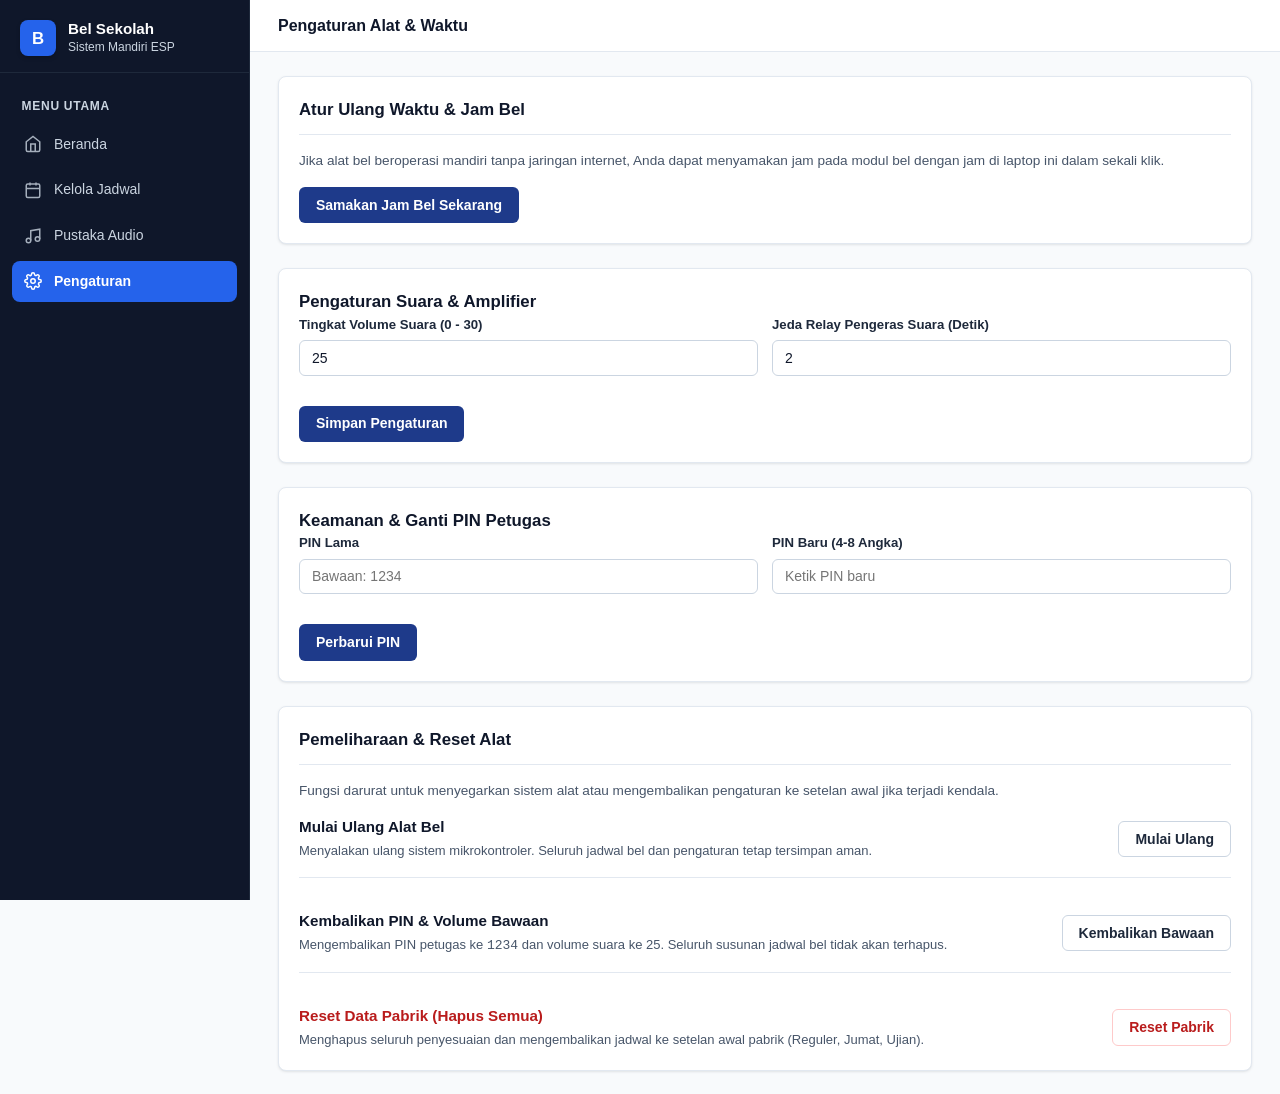
<file: firmware/data/settings.html>
<!DOCTYPE html>
<html lang="id">
<head>
  <meta charset="UTF-8">
  <meta name="viewport" content="width=device-width, initial-scale=1.0">
  <title>Pengaturan Sistem - Bel Sekolah Otomatis Mandiri</title>
  <link rel="stylesheet" href="style.css">
  <link rel="icon" type="image/x-icon" href="favicon.ico">
  <link rel="icon" type="image/svg+xml" href="icon.svg">
</head>
<body>
  <div class="workspace-wrapper">
    <!-- Sidebar Workspace -->
    <aside class="workspace-sidebar">
      <div class="sidebar-brand">
        <div class="sidebar-brand-icon">B</div>
        <div class="sidebar-brand-text">
          <h1>Bel Sekolah</h1>
          <p>Sistem Mandiri ESP</p>
        </div>
      </div>

      <div class="sidebar-menu">
        <div class="sidebar-section-title">Menu Utama</div>
        <a href="index.html" class="sidebar-nav-link">
          <svg width="18" height="18" viewBox="0 0 24 24" fill="none" stroke="currentColor" stroke-width="2"><path d="M3 9l9-7 9 7v11a2 2 0 0 1-2 2H5a2 2 0 0 1-2-2z"></path><polyline points="9 22 9 12 15 12 15 22"></polyline></svg>
          Beranda
        </a>
        <a href="schedule.html" class="sidebar-nav-link">
          <svg width="18" height="18" viewBox="0 0 24 24" fill="none" stroke="currentColor" stroke-width="2"><rect x="3" y="4" width="18" height="18" rx="2" ry="2"></rect><line x1="16" y1="2" x2="16" y2="6"></line><line x1="8" y1="2" x2="8" y2="6"></line><line x1="3" y1="10" x2="21" y2="10"></line></svg>
          Kelola Jadwal
        </a>
        <a href="audio.html" class="sidebar-nav-link">
          <svg width="18" height="18" viewBox="0 0 24 24" fill="none" stroke="currentColor" stroke-width="2"><path d="M9 18V5l12-2v13"></path><circle cx="6" cy="18" r="3"></circle><circle cx="18" cy="16" r="3"></circle></svg>
          Pustaka Audio
        </a>
        <a href="settings.html" class="sidebar-nav-link active">
          <svg width="18" height="18" viewBox="0 0 24 24" fill="none" stroke="currentColor" stroke-width="2"><circle cx="12" cy="12" r="3"></circle><path d="M19.4 15a1.65 1.65 0 0 0 .33 1.82l.06.06a2 2 0 0 1 0 2.83 2 2 0 0 1-2.83 0l-.06-.06a1.65 1.65 0 0 0-1.82-.33 1.65 1.65 0 0 0-1 1.51V21a2 2 0 0 1-2 2 2 2 0 0 1-2-2v-.09A1.65 1.65 0 0 0 9 19.4a1.65 1.65 0 0 0-1.82.33l-.06.06a2 2 0 0 1-2.83 0 2 2 0 0 1 0-2.83l.06-.06a1.65 1.65 0 0 0 .33-1.82 1.65 1.65 0 0 0-1.51-1H3a2 2 0 0 1-2-2 2 2 0 0 1 2-2h.09A1.65 1.65 0 0 0 4.6 9a1.65 1.65 0 0 0-.33-1.82l-.06-.06a2 2 0 0 1 0-2.83 2 2 0 0 1 2.83 0l.06.06a1.65 1.65 0 0 0 1.82.33H9a1.65 1.65 0 0 0 1-1.51V3a2 2 0 0 1 2-2 2 2 0 0 1 2 2v.09a1.65 1.65 0 0 0 1 1.51 1.65 1.65 0 0 0 1.82-.33l.06-.06a2 2 0 0 1 2.83 0 2 2 0 0 1 0 2.83l-.06.06a1.65 1.65 0 0 0-.33 1.82V9a1.65 1.65 0 0 0 1.51 1H21a2 2 0 0 1 2 2 2 2 0 0 1-2 2h-.09a1.65 1.65 0 0 0-1.51 1z"></path></svg>
          Pengaturan
        </a>
      </div>
    </aside>

    <!-- Canvas Utama -->
    <main class="workspace-canvas">
      <header class="canvas-topbar">
        <div class="canvas-topbar-title">Pengaturan Alat & Waktu</div>
      </header>
      <div class="canvas-content">
    <section class="card">
      <div class="card-header-clean">
        <h2 class="card-title">Atur Ulang Waktu & Jam Bel</h2>
      </div>
      <p class="card-subtitle">
        Jika alat bel beroperasi mandiri tanpa jaringan internet, Anda dapat menyamakan jam pada modul bel dengan jam di laptop ini dalam sekali klik.
      </p>
      <button type="button" class="btn btn-primary" onclick="syncTimeWithBrowser()">Samakan Jam Bel Sekarang</button>
    </section>

    <section class="card">
      <h2 class="card-title">Pengaturan Suara & Amplifier</h2>
      <form id="settingsForm" onsubmit="handleSaveSettings(event)">
        <div class="form-row-2">
          <div class="form-group">
            <label for="speakerVolume" class="form-label">Tingkat Volume Suara (0 - 30)</label>
            <input type="number" id="speakerVolume" class="form-input" min="0" max="30" value="25" required>
          </div>
          <div class="form-group">
            <label for="preRollSec" class="form-label">Jeda Relay Pengeras Suara (Detik)</label>
            <input type="number" id="preRollSec" class="form-input" min="1" max="10" value="2" required>
          </div>
        </div>
        <div style="margin-top: 1rem;">
          <button type="submit" class="btn btn-primary">Simpan Pengaturan</button>
        </div>
      </form>
    </section>

    <section class="card">
      <h2 class="card-title">Keamanan & Ganti PIN Petugas</h2>
      <form id="pinForm" onsubmit="handleChangePin(event)">
        <div class="form-row-2">
          <div class="form-group">
            <label for="oldPin" class="form-label">PIN Lama</label>
            <input type="password" id="oldPin" class="form-input" placeholder="Bawaan: 1234" required>
          </div>
          <div class="form-group">
            <label for="newPin" class="form-label">PIN Baru (4-8 Angka)</label>
            <input type="password" id="newPin" class="form-input" placeholder="Ketik PIN baru" minlength="4" maxlength="8" required>
          </div>
        </div>
        <div style="margin-top: 1rem;">
          <button type="submit" class="btn btn-primary">Perbarui PIN</button>
        </div>
      </form>
    </section>

    <section class="card">
      <div class="card-header-clean">
        <h2 class="card-title">Pemeliharaan & Reset Alat</h2>
      </div>
      <p class="card-subtitle">
        Fungsi darurat untuk menyegarkan sistem alat atau mengembalikan pengaturan ke setelan awal jika terjadi kendala.
      </p>

      <div class="maintenance-actions">
        <div class="maintenance-item">
          <div class="maintenance-info">
            <h3>Mulai Ulang Alat Bel</h3>
            <p>Menyalakan ulang sistem mikrokontroler. Seluruh jadwal bel dan pengaturan tetap tersimpan aman.</p>
          </div>
          <div class="maintenance-btn">
            <button type="button" class="btn btn-outline" onclick="handleSystemReboot()">Mulai Ulang</button>
          </div>
        </div>

        <div class="maintenance-item">
          <div class="maintenance-info">
            <h3>Kembalikan PIN & Volume Bawaan</h3>
            <p>Mengembalikan PIN petugas ke <code>1234</code> dan volume suara ke 25. Seluruh susunan jadwal bel tidak akan terhapus.</p>
          </div>
          <div class="maintenance-btn">
            <button type="button" class="btn btn-outline" onclick="handleResetSettingsOnly()">Kembalikan Bawaan</button>
          </div>
        </div>

        <div class="maintenance-item">
          <div class="maintenance-info">
            <h3 style="color: var(--danger);">Reset Data Pabrik (Hapus Semua)</h3>
            <p>Menghapus seluruh penyesuaian dan mengembalikan jadwal ke setelan awal pabrik (Reguler, Jumat, Ujian).</p>
          </div>
          <div class="maintenance-btn">
            <button type="button" class="btn btn-outline-danger" onclick="handleFactoryReset()">Reset Pabrik</button>
          </div>
        </div>
      </div>
    </section>
      </div>
    </main>
  </div>

  <script>
    document.write('<script src="app.js?v=' + Date.now() + '"><\/script>');
  </script>
  <script>
    async function loadSettingsPage() {
      const data = await fetchSchedule();
      if (!data || !data.settings) return;

      document.getElementById('speakerVolume').value = data.settings.speaker_volume ?? 25;
      document.getElementById('preRollSec').value = data.settings.relay_pre_roll_sec ?? 2;
    }

    async function handleSaveSettings(e) {
      e.preventDefault();
      const vol = parseInt(document.getElementById('speakerVolume').value);
      const preRoll = parseInt(document.getElementById('preRollSec').value);

      if (!currentData.settings) currentData.settings = {};
      currentData.settings.speaker_volume = vol;
      currentData.settings.relay_pre_roll_sec = preRoll;

      try {
        const res = await fetch('/api/schedule/save', {
          method: 'POST',
          headers: { 'Content-Type': 'application/json' },
          body: JSON.stringify(currentData)
        });
        const resData = await res.json();
        if (resData.success) {
          AppToast.show('Pengaturan parameter berhasil disimpan!', 'success');
          return;
        }
      } catch (err) {
        // Mode lokal / simulator
      }
      localStorage.setItem('bell_schedule_local', JSON.stringify(currentData));
      AppToast.show('Pengaturan parameter tersimpan!', 'success');
    }

    async function handleChangePin(e) {
      e.preventDefault();
      const oldPin = document.getElementById('oldPin').value;
      const newPin = document.getElementById('newPin').value;

      try {
        const res = await fetch('/api/auth/change-pin', {
          method: 'POST',
          headers: { 'Content-Type': 'application/json' },
          body: JSON.stringify({ old_pin: oldPin, new_pin: newPin })
        });
        const resData = await res.json();
        if (resData.success) {
          AppToast.show('PIN Admin berhasil diperbarui!', 'success');
          document.getElementById('pinForm').reset();
          return;
        }
      } catch (err) {
        // Mode lokal / simulator
      }

      // Validasi dan update PIN di penyimpanan lokal
      const currentPin = (currentData && currentData.settings && currentData.settings.admin_pin) || '1234';
      if (oldPin === currentPin) {
        if (!currentData.settings) currentData.settings = {};
        currentData.settings.admin_pin = newPin;
        localStorage.setItem('bell_schedule_local', JSON.stringify(currentData));
        AppToast.show(`PIN Admin berhasil diperbarui menjadi: ${newPin}`, 'success');
        document.getElementById('pinForm').reset();
      } else {
        AppToast.show('PIN lama salah! Default adalah: 1234', 'danger');
      }
    }

    async function handleSystemReboot() {
      const ok = await AppDialog.confirm(
        'Mulai Ulang Sistem',
        'Apakah Anda yakin ingin memulai ulang (reboot) modul sistem bel?',
        { confirmText: 'Mulai Ulang', cancelText: 'Batal', danger: true }
      );
      if (!ok) return;

      try {
        const res = await fetch('/api/system/reboot', { method: 'POST' });
        const resData = await res.json();
        if (resData.success) {
          await AppDialog.alert('Memulai Ulang', 'Perangkat sedang memulai ulang. Halaman akan dimuat kembali dalam 5 detik.', 'info');
          setTimeout(() => window.location.reload(), 5000);
          return;
        }
      } catch (err) {
        // Mode luring / laptop
      }
      AppToast.show('Sistem dimulai ulang secara lokal.', 'info');
      setTimeout(() => window.location.reload(), 800);
    }

    async function handleResetSettingsOnly() {
      const ok = await AppDialog.confirm(
        'Reset Pengaturan & PIN',
        'Kembalikan PIN Admin ke 1234 dan parameter audio ke nilai awal? Susunan jadwal bel tidak akan terhapus.',
        { confirmText: 'Reset Pengaturan', cancelText: 'Batal', danger: true }
      );
      if (!ok) return;

      try {
        const res = await fetch('/api/system/reset-settings', { method: 'POST' });
        const resData = await res.json();
        if (resData.success) {
          await AppDialog.alert('Berhasil', 'Pengaturan parameter dan PIN berhasil dikembalikan ke default (PIN: 1234).', 'success');
          window.location.reload();
          return;
        }
      } catch (err) {
        // Mode luring / laptop
      }

      if (currentData) {
        if (!currentData.settings) currentData.settings = {};
        currentData.settings.admin_pin = '1234';
        currentData.settings.relay_pre_roll_sec = 2;
        currentData.settings.speaker_volume = 25;
        localStorage.setItem('bell_schedule_local', JSON.stringify(currentData));
        await AppDialog.alert('Berhasil', 'Pengaturan parameter lokal berhasil direset. PIN Admin kini: 1234', 'success');
        window.location.reload();
      }
    }

    async function handleFactoryReset() {
      const confirmInput = await AppDialog.prompt(
        'Reset Data Pabrik',
        'PERINGATAN: Seluruh jadwal dan penyesuaian akan dihapus dan kembali ke setelan awal!\nKetik kata "RESET" (huruf besar) untuk melanjutkan:',
        { placeholder: 'Ketik RESET', confirmText: 'Reset Pabrik', cancelText: 'Batal', danger: true }
      );

      if (confirmInput !== 'RESET') {
        if (confirmInput !== null) {
          AppToast.show('Konfirmasi dibatalkan. Kata kunci tidak cocok.', 'danger');
        }
        return;
      }

      try {
        const res = await fetch('/api/system/factory-reset', { method: 'POST' });
        const resData = await res.json();
        if (resData.success) {
          await AppDialog.alert('Reset Selesai', 'Data berhasil direset ke setelan pabrik. Sistem akan memuat ulang jadwal awal.', 'success');
          localStorage.removeItem('bell_schedule_local');
          window.location.reload();
          return;
        }
      } catch (err) {
        // Mode luring / laptop
      }

      localStorage.removeItem('bell_schedule_local');
      await AppDialog.alert('Reset Selesai', 'Penyimpanan lokal direset ke setelan bawaan pabrik.', 'success');
      window.location.reload();
    }

    window.addEventListener('DOMContentLoaded', loadSettingsPage);
  </script>
</body>
</html>
</file>
<file: firmware/data/style.css>
/* ==========================================================================
   Design System: Bel Sekolah Otomatis Mandiri (ESP32)
   Filosofi: Professional Institutional Dashboard (Human-crafted, Anti-Slop)
   - Tipografi terstruktur, rasio kontras WCAG AA (>= 4.5:1)
   - Palet Navy (#0f172a / #1e3a8a) dan Slate dengan aksen Biru Sapphire (#2563eb)
   - Tidak ada glassmorphism berlebihan, tidak ada rainbow gradient, tidak ada neon glow
   ========================================================================== */

:root {
  /* Brand & Neutral Palette */
  --navy-900: #0f172a;
  --navy-800: #1e293b;
  --navy-700: #334155;
  --primary: #1e3a8a;
  --primary-hover: #1e40af;
  --primary-subtle: #eff6ff;
  
  --accent: #2563eb;
  --accent-hover: #1d4ed8;
  --accent-light: #dbeafe;
  
  /* Status Semantik Nyata */
  --success: #15803d;
  --success-bg: #f0fdf4;
  --success-border: #bbf7d0;
  
  --danger: #b91c1c;
  --danger-hover: #991b1b;
  --danger-bg: #fef2f2;
  --danger-border: #fecaca;
  
  --warning: #b45309;
  --warning-bg: #fffbeb;
  --warning-border: #fde68a;
  
  /* Permukaan & Latar Belakang */
  --bg-main: #f8fafc;
  --surface: #ffffff;
  --border: #e2e8f0;
  --border-strong: #cbd5e1;
  
  /* Tipografi */
  --text-main: #0f172a;
  --text-muted: #475569;
  --text-subtle: #64748b;
  --font-family: -apple-system, BlinkMacSystemFont, "Segoe UI", Roboto, "Helvetica Neue", Arial, sans-serif;
  
  /* Elevasi & Bentuk Terukur */
  --radius-sm: 6px;
  --radius-md: 8px;
  --radius-lg: 12px;
  --shadow-sm: 0 1px 2px 0 rgba(15, 23, 42, 0.05);
  --shadow-card: 0 1px 3px 0 rgba(15, 23, 42, 0.08), 0 1px 2px -1px rgba(15, 23, 42, 0.08);
  --shadow-elevated: 0 10px 15px -3px rgba(15, 23, 42, 0.08), 0 4px 6px -4px rgba(15, 23, 42, 0.04);
}

*, *::before, *::after {
  box-sizing: border-box;
  margin: 0;
  padding: 0;
}

body {
  font-family: var(--font-family);
  background-color: var(--bg-main);
  color: var(--text-main);
  line-height: 1.5;
  min-height: 100vh;
  display: flex;
  flex-direction: column;
  -webkit-font-smoothing: antialiased;
}

/* ==========================================================================
   Modern Sidebar Workspace Layout (Opsi B: Linear / macOS Style)
   ========================================================================== */
.workspace-wrapper {
  display: flex;
  min-height: 100vh;
  width: 100%;
}

.workspace-sidebar {
  width: 250px;
  background-color: var(--navy-900);
  border-right: 1px solid var(--navy-800);
  display: flex;
  flex-direction: column;
  flex-shrink: 0;
  position: sticky;
  top: 0;
  height: 100vh;
  z-index: 100;
}

.sidebar-brand {
  padding: 1.25rem 1.25rem 1rem 1.25rem;
  display: flex;
  align-items: center;
  gap: 0.75rem;
  border-bottom: 1px solid var(--navy-800);
}

.sidebar-brand-icon {
  width: 2.25rem;
  height: 2.25rem;
  background-color: var(--accent);
  color: #ffffff;
  border-radius: var(--radius-md);
  display: flex;
  align-items: center;
  justify-content: center;
  font-weight: 700;
  font-size: 1.05rem;
  box-shadow: 0 2px 4px rgba(0, 0, 0, 0.2);
}

.sidebar-brand-text h1 {
  font-size: 0.95rem;
  font-weight: 700;
  color: #ffffff;
  line-height: 1.2;
}

.sidebar-brand-text p {
  font-size: 0.75rem;
  color: #cbd5e1;
  font-weight: 500;
}

.sidebar-menu {
  padding: 1rem 0.75rem;
  display: flex;
  flex-direction: column;
  gap: 0.25rem;
  flex: 1;
  overflow-y: auto;
}

.sidebar-section-title {
  font-size: 0.75rem;
  font-weight: 700;
  color: #cbd5e1; /* Kontras >= 7:1 di latar #0f172a, lulus WCAG AAA */
  text-transform: uppercase;
  letter-spacing: 0.06em;
  padding: 0.5rem 0.6rem 0.25rem 0.6rem;
}

.sidebar-nav-link {
  display: flex;
  align-items: center;
  gap: 0.75rem;
  padding: 0.65rem 0.75rem;
  color: #cbd5e1;
  text-decoration: none;
  font-size: 0.875rem;
  font-weight: 500;
  border-radius: var(--radius-md);
  transition: all 0.15s ease;
}

.sidebar-nav-link svg {
  flex-shrink: 0;
  opacity: 0.8;
  transition: opacity 0.15s ease;
}

.sidebar-nav-link:hover {
  background-color: var(--navy-800);
  color: #ffffff;
}

.sidebar-nav-link:hover svg {
  opacity: 1;
}

.sidebar-nav-link.active {
  background-color: var(--accent);
  color: #ffffff;
  font-weight: 600;
}

.sidebar-nav-link.active svg {
  opacity: 1;
}

.sidebar-footer {
  padding: 1rem;
  border-top: 1px solid var(--navy-800);
  background-color: rgba(15, 23, 42, 0.4);
}

.sidebar-status-card {
  background-color: var(--navy-800);
  border: 1px solid rgba(255, 255, 255, 0.08);
  border-radius: var(--radius-md);
  padding: 0.75rem;
  font-size: 0.775rem;
}

.sidebar-status-header {
  display: flex;
  justify-content: space-between;
  align-items: center;
  color: #94a3b8;
  margin-bottom: 0.4rem;
  font-weight: 500;
}

.sidebar-status-preset {
  color: #ffffff;
  font-weight: 600;
  font-size: 0.85rem;
}

.workspace-canvas {
  flex: 1;
  display: flex;
  flex-direction: column;
  min-width: 0;
  background-color: var(--bg-main);
}

.canvas-topbar {
  background-color: var(--surface);
  border-bottom: 1px solid var(--border);
  padding: 0.85rem 1.75rem;
  display: flex;
  align-items: center;
  justify-content: space-between;
  position: sticky;
  top: 0;
  z-index: 90;
}

.canvas-topbar-title {
  font-size: 1rem;
  font-weight: 700;
  color: var(--navy-900);
}

.canvas-content {
  padding: 1.5rem 1.75rem;
  max-width: 1200px;
  width: 100%;
  margin: 0 auto;
  display: flex;
  flex-direction: column;
  gap: 1.5rem;
}

/* Responsive Sidebar Mobile */
@media (max-width: 860px) {
  .workspace-wrapper {
    flex-direction: column;
  }
  .workspace-sidebar {
    width: 100%;
    height: auto;
    position: relative;
    border-right: none;
    border-bottom: 1px solid var(--navy-800);
  }
  .sidebar-menu {
    flex-direction: row;
    overflow-x: auto;
    padding: 0.5rem 0.75rem;
  }
  .sidebar-section-title {
    display: none;
  }
  .sidebar-footer {
    display: none;
  }
  .canvas-topbar {
    padding: 0.75rem 1rem;
  }
  .canvas-content {
    padding: 1rem;
  }
}

/* ==========================================================================
   Modern Hero Banner & Countdown Grid
   ========================================================================== */
.hero-countdown-grid {
  display: grid;
  grid-template-columns: 1fr;
  gap: 1.25rem;
}

@media (min-width: 768px) {
  .hero-countdown-grid {
    grid-template-columns: 320px 1fr;
  }
}

.hero-clock-box {
  background: var(--surface);
  border: 1px solid var(--border);
  border-radius: var(--radius-lg);
  padding: 1.5rem;
  display: flex;
  flex-direction: column;
  justify-content: center;
  align-items: center;
  text-align: center;
  box-shadow: var(--shadow-card);
}

.hero-clock-meta {
  font-size: 0.75rem;
  font-weight: 600;
  text-transform: uppercase;
  letter-spacing: 0.05em;
  color: var(--text-subtle);
  margin-bottom: 0.25rem;
}

.hero-clock-time {
  font-family: var(--font-family);
  font-size: 2.75rem;
  font-weight: 800;
  color: var(--navy-900);
  letter-spacing: -0.03em;
  line-height: 1.1;
  font-variant-numeric: tabular-nums;
}

.hero-clock-date {
  font-size: 0.85rem;
  color: var(--text-muted);
  font-weight: 500;
  margin-top: 0.4rem;
}

.hero-next-box {
  background-color: var(--surface);
  border: 1px solid var(--border-strong);
  border-radius: var(--radius-lg);
  padding: 1.5rem;
  display: flex;
  flex-direction: column;
  justify-content: space-between;
  box-shadow: var(--shadow-card);
  position: relative;
  overflow: hidden;
}

.hero-next-header {
  display: flex;
  justify-content: space-between;
  align-items: center;
  margin-bottom: 0.65rem;
}

.hero-next-label {
  display: inline-flex;
  align-items: center;
  gap: 0.45rem;
  font-size: 0.75rem;
  font-weight: 700;
  text-transform: uppercase;
  letter-spacing: 0.06em;
  color: var(--primary);
  background: transparent;
  border: none;
  padding: 0;
}

.hero-next-countdown {
  font-size: 0.85rem;
  font-weight: 600;
  color: var(--navy-700);
  font-variant-numeric: tabular-nums;
}

.hero-next-title {
  font-size: 1.35rem;
  font-weight: 800;
  color: var(--navy-900);
  line-height: 1.25;
  margin-bottom: 0.25rem;
}

.hero-next-time-highlight {
  color: var(--accent);
  font-weight: 800;
}

.hero-next-detail {
  font-size: 0.875rem;
  color: var(--text-muted);
}

.hero-next-progress-bar {
  width: 100%;
  height: 6px;
  background-color: var(--border);
  border-radius: 999px;
  margin-top: 1rem;
  overflow: hidden;
}

.hero-next-progress-fill {
  height: 100%;
  background-color: var(--accent);
  border-radius: 999px;
  width: 100%;
  transform-origin: left center;
  transform: scaleX(0);
  will-change: transform;
}

/* ==========================================================================
   Modern Quick Action Bar (Tombol Cepat Sekali Klik)
   ========================================================================== */
.quick-action-strip {
  display: grid;
  grid-template-columns: repeat(auto-fit, minmax(170px, 1fr));
  gap: 0.75rem;
}

.quick-action-card {
  background: var(--surface);
  border: 1px solid var(--border);
  border-radius: var(--radius-md);
  padding: 0.85rem 1rem;
  display: flex;
  align-items: center;
  gap: 0.75rem;
  cursor: pointer;
  transition: all 0.15s cubic-bezier(0.16, 1, 0.3, 1);
  text-align: left;
  box-shadow: var(--shadow-sm);
}

.quick-action-card:hover {
  border-color: var(--accent);
  transform: translateY(-2px);
  box-shadow: var(--shadow-card);
}

.quick-action-card:active {
  transform: translateY(0);
}

.quick-action-icon {
  width: 2.25rem;
  height: 2.25rem;
  border-radius: var(--radius-sm);
  background-color: var(--primary-subtle);
  color: var(--accent);
  display: flex;
  align-items: center;
  justify-content: center;
  flex-shrink: 0;
}

.quick-action-card.danger:hover {
  border-color: var(--danger);
}

.quick-action-card.danger .quick-action-icon {
  background-color: var(--danger-bg);
  color: var(--danger);
}

.quick-action-info {
  display: flex;
  flex-direction: column;
}

.quick-action-label {
  font-size: 0.7rem;
  font-weight: 600;
  text-transform: uppercase;
  color: var(--text-subtle);
}

.quick-action-title {
  font-size: 0.875rem;
  font-weight: 700;
  color: var(--navy-900);
  line-height: 1.25;
}

/* ==========================================================================
   Modern Timeline Feed (Alur Kegiatan Sekolah Hari Ini)
   ========================================================================== */
.timeline-feed {
  display: flex;
  flex-direction: column;
  gap: 0.65rem;
}

.timeline-item {
  display: flex;
  align-items: center;
  justify-content: space-between;
  padding: 0.85rem 1.15rem;
  background: var(--surface);
  border: 1px solid var(--border);
  border-radius: var(--radius-md);
  transition: all 0.15s ease;
}

.timeline-item.past {
  opacity: 0.6;
  background-color: #fafbfc;
}

.timeline-item.active {
  border-color: var(--accent);
  background-color: #f0f7ff;
  box-shadow: 0 0 0 1px var(--accent);
}

.timeline-left {
  display: flex;
  align-items: center;
  gap: 1rem;
}

.timeline-time-badge {
  font-family: var(--font-family);
  font-size: 1rem;
  font-weight: 800;
  color: var(--navy-900);
  min-width: 55px;
  font-variant-numeric: tabular-nums;
}

.timeline-item.active .timeline-time-badge {
  color: var(--accent);
}

.timeline-meta {
  display: flex;
  flex-direction: column;
}

.timeline-title {
  font-size: 0.925rem;
  font-weight: 700;
  color: var(--navy-900);
}

.timeline-sub {
  font-size: 0.775rem;
  color: var(--text-muted);
}

.timeline-right {
  display: flex;
  align-items: center;
  gap: 0.75rem;
}

.timeline-status-tag {
  font-size: 0.8125rem;
  font-weight: 600;
  padding: 0;
  background: transparent;
  border: none;
  display: inline-flex;
  align-items: center;
  gap: 0.4rem;
}

.timeline-status-tag.past {
  color: var(--text-subtle);
}

.timeline-status-tag.active {
  color: var(--accent);
}

.timeline-status-tag.upcoming {
  color: var(--text-muted);
}
.header-bar {
  background-color: var(--navy-900);
  border-bottom: 1px solid var(--navy-800);
  padding: 0.875rem 1.25rem;
}

.header-container {
  max-width: 1080px;
  margin: 0 auto;
  display: flex;
  flex-direction: column;
  gap: 0.75rem;
}

@media (min-width: 640px) {
  .header-container {
    flex-direction: row;
    align-items: center;
    justify-content: space-between;
  }
}

.brand-wrapper {
  display: flex;
  align-items: center;
  gap: 0.75rem;
}

.brand-icon {
  width: 2rem;
  height: 2rem;
  background-color: var(--primary);
  color: #ffffff;
  border-radius: var(--radius-sm);
  display: flex;
  align-items: center;
  justify-content: center;
  font-weight: 700;
  font-size: 0.95rem;
}

.brand-text h1 {
  font-size: 1.1rem;
  font-weight: 700;
  color: #f8fafc;
  letter-spacing: -0.015em;
  line-height: 1.2;
}

.brand-text p {
  font-size: 0.75rem;
  color: #94a3b8;
  font-weight: 400;
}

.nav-links {
  display: flex;
  flex-wrap: wrap;
  gap: 0.35rem;
  align-items: center;
}

@media (max-width: 639px) {
  .nav-links {
    width: 100%;
    overflow-x: auto;
    flex-wrap: nowrap;
    padding-bottom: 0.25rem;
    -webkit-overflow-scrolling: touch;
  }
}

.nav-link {
  color: #cbd5e1;
  text-decoration: none;
  font-size: 0.85rem;
  font-weight: 500;
  padding: 0.5rem 0.85rem;
  border-radius: var(--radius-sm);
  transition: all 0.15s ease;
  white-space: nowrap;
}

.nav-link:hover {
  color: #ffffff;
  background-color: var(--navy-800);
}

.nav-link.active {
  color: #ffffff;
  background-color: var(--primary);
  font-weight: 600;
}

/* ==========================================================================
   Main Content Layout
   ========================================================================== */
.main-content {
  flex: 1;
  max-width: 1080px;
  width: 100%;
  margin: 0 auto;
  padding: 1.5rem 1.25rem;
  display: flex;
  flex-direction: column;
  gap: 1.25rem;
}

/* ==========================================================================
   Cards & Content Containers
   ========================================================================== */
.card {
  background-color: var(--surface);
  border: 1px solid var(--border);
  border-radius: var(--radius-md);
  padding: 1.25rem;
  box-shadow: var(--shadow-card);
}

.card-header-clean {
  display: flex;
  justify-content: space-between;
  align-items: center;
  margin-bottom: 1rem;
  padding-bottom: 0.75rem;
  border-bottom: 1px solid var(--border);
}

.card-title {
  font-size: 1.05rem;
  font-weight: 700;
  color: var(--navy-900);
  display: flex;
  align-items: center;
  gap: 0.5rem;
  margin-bottom: 0;
}

.card-subtitle {
  font-size: 0.85rem;
  color: var(--text-muted);
  margin-top: 0.25rem;
  margin-bottom: 1rem;
  line-height: 1.45;
}

/* ==========================================================================
   Clock Display (Institutional Hero)
   ========================================================================== */
.clock-display {
  display: flex;
  flex-direction: column;
  align-items: center;
  justify-content: center;
  padding: 1.75rem 1.25rem;
  text-align: center;
  background-color: var(--surface);
  border-radius: var(--radius-md);
  border: 1px solid var(--border);
  box-shadow: var(--shadow-card);
}

.clock-meta-top {
  font-size: 0.8rem;
  font-weight: 600;
  text-transform: uppercase;
  letter-spacing: 0.06em;
  color: var(--text-subtle);
  margin-bottom: 0.35rem;
}

.clock-time {
  font-size: clamp(2.25rem, 8vw, 3.5rem);
  font-weight: 800;
  letter-spacing: 0.02em;
  color: var(--navy-900);
  font-variant-numeric: tabular-nums;
  line-height: 1.1;
}

.clock-date {
  font-size: 1rem;
  color: var(--text-muted);
  font-weight: 500;
  margin-top: 0.5rem;
}

.status-badge-group {
  display: flex;
  flex-wrap: wrap;
  justify-content: center;
  align-items: center;
  gap: 0.75rem 1.25rem;
  margin-top: 1.25rem;
}

/* Status Items (Natural, Anti Box-in-Box, No AI Slop) */
.status-item {
  display: inline-flex;
  align-items: center;
  gap: 0.4rem;
  font-size: 0.8125rem;
  font-weight: 500;
  color: var(--text-muted);
}

.status-item strong {
  font-weight: 600;
  color: var(--text-main);
}

/* Status Badges & Indicators */
.badge {
  display: inline-flex;
  align-items: center;
  gap: 0.35rem;
  font-size: 0.8125rem;
  font-weight: 500;
  color: var(--text-muted);
  background: transparent;
  padding: 0;
  border: none;
}

.badge-success {
  color: var(--text-main);
}

.badge-warning {
  color: var(--text-main);
}

.badge-danger {
  color: var(--danger);
}

.badge-primary {
  color: var(--text-main);
}

/* ==========================================================================
   Modern Category Tabs for Schedule
   ========================================================================== */
.schedule-tabs-container {
  display: flex;
  align-items: center;
  justify-content: space-between;
  flex-wrap: wrap;
  gap: 0.75rem;
  margin-bottom: 0.5rem;
}

.schedule-tabs-list {
  display: flex;
  flex-wrap: wrap;
  gap: 0.4rem;
  align-items: center;
}

.schedule-tab-btn {
  padding: 0.6rem 1rem;
  font-size: 0.85rem;
  font-weight: 600;
  color: var(--text-muted);
  background-color: var(--surface);
  border: 1px solid var(--border);
  border-radius: var(--radius-md);
  cursor: pointer;
  transition: all 0.15s ease;
  font-family: inherit;
}

.schedule-tab-btn:hover {
  border-color: var(--border-strong);
  color: var(--navy-900);
}

.schedule-tab-btn.active {
  background-color: var(--navy-900);
  border-color: var(--navy-900);
  color: #ffffff;
}

.day-badge-pill {
  font-size: 0.75rem;
  font-weight: 500;
  color: var(--text-muted);
}
.btn {
  display: inline-flex;
  align-items: center;
  justify-content: center;
  gap: 0.45rem;
  font-family: inherit;
  font-size: 0.875rem;
  font-weight: 600;
  padding: 0.55rem 1rem;
  border-radius: var(--radius-sm);
  border: 1px solid transparent;
  cursor: pointer;
  transition: all 0.15s ease;
  text-decoration: none;
  line-height: 1.2;
}

.btn-primary {
  background-color: var(--primary);
  color: #ffffff;
}

.btn-primary:hover {
  background-color: var(--primary-hover);
}

.btn-primary:active {
  transform: translateY(1px);
}

.btn-accent {
  background-color: var(--accent);
  color: #ffffff;
}

.btn-accent:hover {
  background-color: var(--accent-hover);
}

.btn-danger {
  background-color: var(--danger);
  color: #ffffff;
}

.btn-danger:hover {
  background-color: var(--danger-hover);
}

.btn-outline {
  background-color: #ffffff;
  border-color: var(--border-strong);
  color: var(--navy-800);
}

.btn-outline:hover {
  background-color: var(--bg-main);
  border-color: var(--text-subtle);
  color: var(--navy-900);
}

.btn-sm {
  padding: 0.35rem 0.65rem;
  font-size: 0.775rem;
  border-radius: 4px;
}

.btn-outline-danger {
  background-color: #ffffff;
  border-color: var(--danger-border);
  color: var(--danger);
}

.btn-outline-danger:hover {
  background-color: var(--danger-bg);
  border-color: var(--danger);
  color: var(--danger-hover);
}

.maintenance-actions {
  display: flex;
  flex-direction: column;
  gap: 1rem;
}

.maintenance-item {
  display: flex;
  flex-direction: column;
  gap: 0.5rem;
  padding: 1rem 0;
  border-bottom: 1px solid var(--border);
}

.maintenance-item:last-child {
  border-bottom: none;
  padding-bottom: 0;
}

.maintenance-item:first-child {
  padding-top: 0;
}

.maintenance-info h3 {
  font-size: 0.95rem;
  font-weight: 600;
  color: var(--text-main);
  margin-bottom: 0.2rem;
}

.maintenance-info p {
  font-size: 0.8125rem;
  color: var(--text-muted);
  line-height: 1.45;
}

@media (min-width: 640px) {
  .maintenance-item {
    flex-direction: row;
    align-items: center;
    justify-content: space-between;
    gap: 1.5rem;
  }
  .maintenance-btn {
    flex-shrink: 0;
  }
}

.btn-group {
  display: flex;
  flex-wrap: wrap;
  gap: 0.5rem;
}

/* Manual Trigger Grid */
.trigger-grid {
  display: grid;
  grid-template-columns: 1fr;
  gap: 0.75rem;
}

@media (min-width: 640px) {
  .trigger-grid {
    grid-template-columns: repeat(2, 1fr);
  }
}

@media (min-width: 900px) {
  .trigger-grid {
    grid-template-columns: repeat(3, 1fr);
  }
}

.trigger-card-btn {
  background-color: var(--surface);
  border: 1px solid var(--border);
  border-radius: var(--radius-md);
  padding: 0.875rem 1rem;
  text-align: left;
  cursor: pointer;
  transition: all 0.15s ease;
  display: flex;
  flex-direction: column;
  gap: 0.25rem;
}

.trigger-card-btn:hover {
  border-color: var(--primary);
  background-color: var(--primary-subtle);
  transform: translateY(-1px);
  box-shadow: var(--shadow-sm);
}

.trigger-card-btn .btn-track-label {
  font-size: 0.75rem;
  font-weight: 700;
  text-transform: uppercase;
  color: var(--primary);
  letter-spacing: 0.04em;
}

.trigger-card-btn .btn-track-title {
  font-size: 0.925rem;
  font-weight: 600;
  color: var(--navy-900);
}

.trigger-card-btn.danger-action {
  border-color: var(--danger-border);
}

.trigger-card-btn.danger-action:hover {
  border-color: var(--danger);
  background-color: var(--danger-bg);
}

.trigger-card-btn.danger-action .btn-track-label {
  color: var(--danger);
}

/* ==========================================================================
   Forms & Inputs
   ========================================================================== */
.form-group {
  display: flex;
  flex-direction: column;
  gap: 0.35rem;
  margin-bottom: 0.875rem;
}

.form-label {
  font-size: 0.825rem;
  font-weight: 600;
  color: var(--navy-800);
}

.form-input, .form-select {
  font-family: inherit;
  font-size: 0.875rem;
  padding: 0.55rem 0.75rem;
  border-radius: var(--radius-sm);
  border: 1px solid var(--border-strong);
  background-color: #ffffff;
  color: var(--navy-900);
  outline: none;
  transition: border-color 0.15s ease, box-shadow 0.15s ease;
}

.form-input:focus, .form-select:focus {
  border-color: var(--accent);
  box-shadow: 0 0 0 3px var(--accent-light);
}

.form-row-2 {
  display: grid;
  grid-template-columns: 1fr;
  gap: 0.875rem;
}

.form-row-3 {
  display: grid;
  grid-template-columns: 1fr;
  gap: 0.875rem;
}

@media (min-width: 640px) {
  .form-row-2 {
    grid-template-columns: 1fr 1fr;
  }
  .form-row-3 {
    grid-template-columns: 1fr 1fr 1fr;
  }
}

/* Day Checkboxes */
.day-selector-group {
  display: flex;
  flex-wrap: wrap;
  gap: 0.5rem;
  margin-top: 0.25rem;
}

.day-checkbox-label {
  display: inline-flex;
  align-items: center;
  gap: 0.4rem;
  font-size: 0.825rem;
  font-weight: 500;
  color: var(--navy-800);
  padding: 0.35rem 0.65rem;
  border: 1px solid var(--border);
  border-radius: var(--radius-sm);
  background-color: var(--bg-main);
  cursor: pointer;
  user-select: none;
}

.day-checkbox-label:hover {
  background-color: #ffffff;
  border-color: var(--border-strong);
}

/* ==========================================================================
   Table & Data Lists
   ========================================================================== */
.table-container {
  overflow-x: auto;
  border-radius: var(--radius-sm);
  border: 1px solid var(--border);
  background-color: #ffffff;
}

.table-custom {
  width: 100%;
  border-collapse: collapse;
  font-size: 0.875rem;
  text-align: left;
}

.table-custom th {
  background-color: var(--bg-main);
  padding: 0.65rem 0.85rem;
  font-weight: 600;
  color: var(--text-muted);
  border-bottom: 1px solid var(--border);
  white-space: nowrap;
}

.table-custom td {
  padding: 0.65rem 0.85rem;
  border-bottom: 1px solid var(--border);
  color: var(--navy-900);
  vertical-align: middle;
}

.table-custom tr:last-child td {
  border-bottom: none;
}

.table-custom tr:hover td {
  background-color: #f8fafc;
}

.table-time-badge {
  font-family: monospace;
  font-weight: 700;
  font-size: 0.95rem;
  color: var(--primary);
  background-color: var(--primary-subtle);
  padding: 0.15rem 0.45rem;
  border-radius: 4px;
}

/* ==========================================================================
   Modal Dialog
   ========================================================================== */
.modal-overlay {
  position: fixed;
  inset: 0;
  background-color: rgba(15, 23, 42, 0.65);
  display: none;
  align-items: center;
  justify-content: center;
  z-index: 50;
  padding: 1rem;
  overflow-y: auto;
}

.modal-overlay.active {
  display: flex;
}

.modal-box {
  background-color: var(--surface);
  border-radius: var(--radius-lg);
  max-width: 440px;
  width: 100%;
  padding: 1.5rem;
  box-shadow: var(--shadow-elevated);
  border: 1px solid var(--border);
  max-height: calc(100vh - 2.5rem);
  overflow-y: auto;
  margin: auto;
}

.modal-title {
  font-size: 1.15rem;
  font-weight: 700;
  margin-bottom: 0.4rem;
  color: var(--navy-900);
}

.modal-desc {
  font-size: 0.85rem;
  color: var(--text-muted);
  margin-bottom: 1.25rem;
  line-height: 1.45;
}

/* ==========================================================================
   Custom App Dialog & Toast System (Anti-Slop Modern UI)
   ========================================================================== */
.app-dialog-backdrop {
  position: fixed;
  inset: 0;
  background-color: rgba(15, 23, 42, 0.6);
  backdrop-filter: blur(3px);
  display: flex;
  align-items: center;
  justify-content: center;
  padding: 1rem;
  z-index: 9999;
  opacity: 0;
  visibility: hidden;
  transition: opacity 0.2s ease, visibility 0.2s ease;
}

.app-dialog-backdrop.active {
  opacity: 1;
  visibility: visible;
}

.app-dialog-card {
  background: var(--surface);
  border: 1px solid var(--border);
  border-radius: var(--radius-lg);
  box-shadow: 0 20px 25px -5px rgba(15, 23, 42, 0.2), 0 8px 10px -6px rgba(15, 23, 42, 0.1);
  width: 100%;
  max-width: 440px;
  overflow: hidden;
  transform: translateY(10px) scale(0.97);
  transition: transform 0.2s cubic-bezier(0.16, 1, 0.3, 1);
}

.app-dialog-backdrop.active .app-dialog-card {
  transform: translateY(0) scale(1);
}

.app-dialog-header {
  padding: 1.25rem 1.25rem 0.5rem 1.25rem;
  display: flex;
  align-items: center;
  gap: 0.75rem;
}

.app-dialog-icon {
  width: 2.25rem;
  height: 2.25rem;
  border-radius: 50%;
  display: flex;
  align-items: center;
  justify-content: center;
  flex-shrink: 0;
}

.app-dialog-icon.info {
  background-color: var(--primary-subtle);
  color: var(--accent);
}

.app-dialog-icon.warning {
  background-color: var(--warning-bg);
  color: var(--warning);
}

.app-dialog-icon.danger {
  background-color: var(--danger-bg);
  color: var(--danger);
}

.app-dialog-icon.success {
  background-color: var(--success-bg);
  color: var(--success);
}

.app-dialog-title {
  font-size: 1.05rem;
  font-weight: 700;
  color: var(--navy-900);
  line-height: 1.3;
}

.app-dialog-body {
  padding: 0.5rem 1.25rem 1.25rem 1.25rem;
  color: var(--text-muted);
  font-size: 0.885rem;
  line-height: 1.5;
}

.app-dialog-input {
  width: 100%;
  margin-top: 0.85rem;
  padding: 0.65rem 0.85rem;
  border: 1px solid var(--border-strong);
  border-radius: var(--radius-md);
  font-size: 0.95rem;
  font-family: inherit;
  color: var(--text-main);
  background: var(--surface);
  outline: none;
  box-sizing: border-box;
}

.app-dialog-input:focus {
  border-color: var(--accent);
  box-shadow: 0 0 0 3px rgba(37, 99, 235, 0.15);
}

.app-dialog-footer {
  padding: 0.85rem 1.25rem;
  background-color: #f8fafc;
  border-top: 1px solid var(--border);
  display: flex;
  justify-content: flex-end;
  gap: 0.65rem;
}

/* Toast Notifications */
.app-toast-container {
  position: fixed;
  bottom: 1.5rem;
  right: 1.5rem;
  display: flex;
  flex-direction: column;
  gap: 0.5rem;
  z-index: 10000;
  pointer-events: none;
}

.app-toast {
  pointer-events: auto;
  min-width: 260px;
  max-width: 380px;
  padding: 0.85rem 1.15rem;
  border-radius: var(--radius-md);
  background: var(--surface);
  border: 1px solid var(--border-strong);
  box-shadow: var(--shadow-elevated);
  display: flex;
  align-items: center;
  gap: 0.75rem;
  font-size: 0.875rem;
  color: var(--text-main);
  animation: toastSlideIn 0.25s cubic-bezier(0.16, 1, 0.3, 1) forwards;
  transition: opacity 0.2s ease, transform 0.2s ease;
}

@keyframes toastSlideIn {
  from {
    transform: translateY(12px);
    opacity: 0;
  }
  to {
    transform: translateY(0);
    opacity: 1;
  }
}

/* ==========================================================================
   Floating Music Bar (Daftar Putar / Playlist Lagu Sekolah)
   ========================================================================== */
.floating-music-bar {
  position: fixed;
  bottom: 1.5rem;
  left: 50%;
  transform: translateX(-50%) translateY(100px);
  z-index: 1050;
  background: var(--navy-900);
  color: #ffffff;
  border-radius: var(--radius-lg);
  box-shadow: 0 10px 25px -5px rgba(15, 23, 42, 0.4), 0 8px 10px -6px rgba(15, 23, 42, 0.3);
  border: 1px solid rgba(255, 255, 255, 0.12);
  padding: 0.75rem 1.25rem;
  min-width: 320px;
  max-width: 90vw;
  opacity: 0;
  pointer-events: none;
  transition: transform 0.3s cubic-bezier(0.16, 1, 0.3, 1), opacity 0.3s ease;
}

.floating-music-bar.active {
  transform: translateX(-50%) translateY(0);
  opacity: 1;
  pointer-events: auto;
}

.music-bar-content {
  display: flex;
  align-items: center;
  gap: 1rem;
}

.music-bar-icon {
  width: 38px;
  height: 38px;
  border-radius: var(--radius-md);
  background: rgba(37, 99, 235, 0.25);
  color: #60a5fa;
  display: flex;
  align-items: center;
  justify-content: center;
  flex-shrink: 0;
}

.music-bar-meta {
  display: flex;
  flex-direction: column;
  min-width: 140px;
  max-width: 260px;
}

.music-bar-badge {
  font-size: 0.7rem;
  font-weight: 700;
  text-transform: uppercase;
  letter-spacing: 0.05em;
  color: #93c5fd;
}

.music-bar-title {
  font-size: 0.875rem;
  font-weight: 600;
  white-space: nowrap;
  overflow: hidden;
  text-overflow: ellipsis;
  color: #ffffff;
}

.music-bar-controls {
  display: flex;
  align-items: center;
  gap: 0.5rem;
  margin-left: auto;
}

.floating-music-bar .btn-outline {
  color: #ffffff;
  border-color: rgba(255, 255, 255, 0.25);
  background: transparent;
}

.floating-music-bar .btn-outline:hover {
  background: rgba(255, 255, 255, 0.1);
  border-color: #ffffff;
}

/* ==========================================================================
   Footer
   ========================================================================== */
.footer-bar {
  text-align: center;
  padding: 1.25rem 1rem;
  font-size: 0.8rem;
  color: var(--text-subtle);
  border-top: 1px solid var(--border);
  background-color: var(--surface);
  margin-top: auto;
}
</file>
